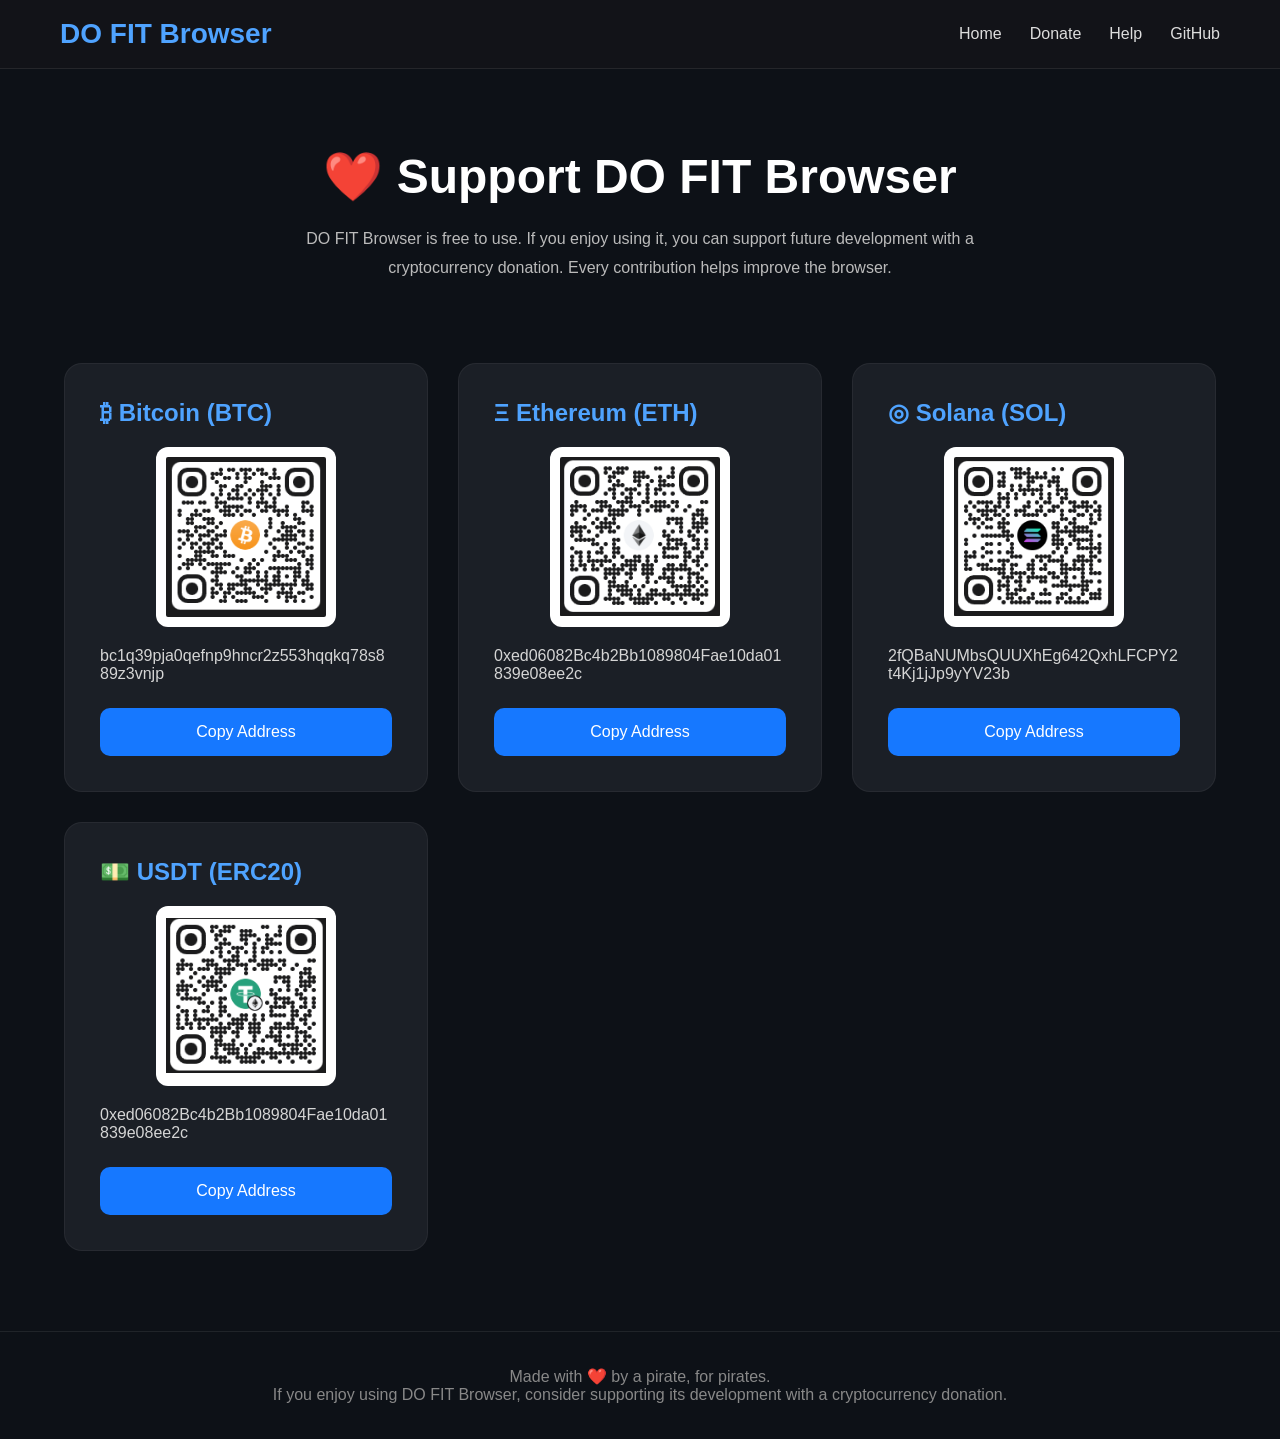
<file: donate.html>
<!DOCTYPE html>
<html lang="en">

<head>

    <meta charset="UTF-8">

    <meta name="viewport"
          content="width=device-width, initial-scale=1.0">

    <title>Support DO FIT Browser</title>

    <link rel="stylesheet"
          href="css/style.css">

</head>

<body>

<header class="navbar">

    <div class="logo">
        DO FIT Browser
    </div>

    <nav>

        <a href="index.html">Home</a>

        <a href="donate.html">Donate</a>

        <a href="help.html">Help</a>

        <a href="https://github.com/AKhaleelBaloch/DO-FIT-Browser"
           target="_blank">
            GitHub
        </a>

    </nav>

</header>


<section class="pageHeader">

    <h1>❤️ Support DO FIT Browser</h1>

    <p>
        DO FIT Browser is free to use.
        If you enjoy using it, you can support future development with a cryptocurrency donation.
        Every contribution helps improve the browser.
    </p>

</section>

<section class="donationGrid">

    <div class="donationCard">

        <h2>₿ Bitcoin (BTC)</h2>

        <img class="qrImage"
             src="images/qr/btc.png"
             alt="Bitcoin QR">

        <p id="btc">
            bc1q39pja0qefnp9hncr2z553hqqkq78s889z3vnjp
        </p>

        <button onclick="copyText('btc')">
            Copy Address
        </button>

    </div>

    <div class="donationCard">

        <h2>Ξ Ethereum (ETH)</h2>

        <img class="qrImage"
             src="images/qr/eth.png"
             alt="Ethereum QR">

        <p id="eth">
            0xed06082Bc4b2Bb1089804Fae10da01839e08ee2c
        </p>

        <button onclick="copyText('eth')">
            Copy Address
        </button>

    </div>

    <div class="donationCard">

        <h2>◎ Solana (SOL)</h2>

        <img class="qrImage"
             src="images/qr/sol.png"
             alt="Solana QR">

        <p id="sol">
            2fQBaNUMbsQUUXhEg642QxhLFCPY2t4Kj1jJp9yYV23b
        </p>

        <button onclick="copyText('sol')">
            Copy Address
        </button>

    </div>

    <div class="donationCard">

        <h2>💵 USDT (ERC20)</h2>

        <img class="qrImage"
             src="images/qr/usdt.png"
             alt="USDT QR">

        <p id="usdt">
            0xed06082Bc4b2Bb1089804Fae10da01839e08ee2c
        </p>

        <button onclick="copyText('usdt')">
            Copy Address
        </button>

    </div>

</section>

<footer>

   <p>
    Made with ❤️ by a pirate, for pirates. <br> 
    If you enjoy using DO FIT Browser, consider supporting its development with a cryptocurrency donation.
   </p>

</footer>

<script src="js/script.js"></script>

<div id="toast" class="toast">
    ✔ Copied to clipboard
</div>

</body>

</html>
</file>
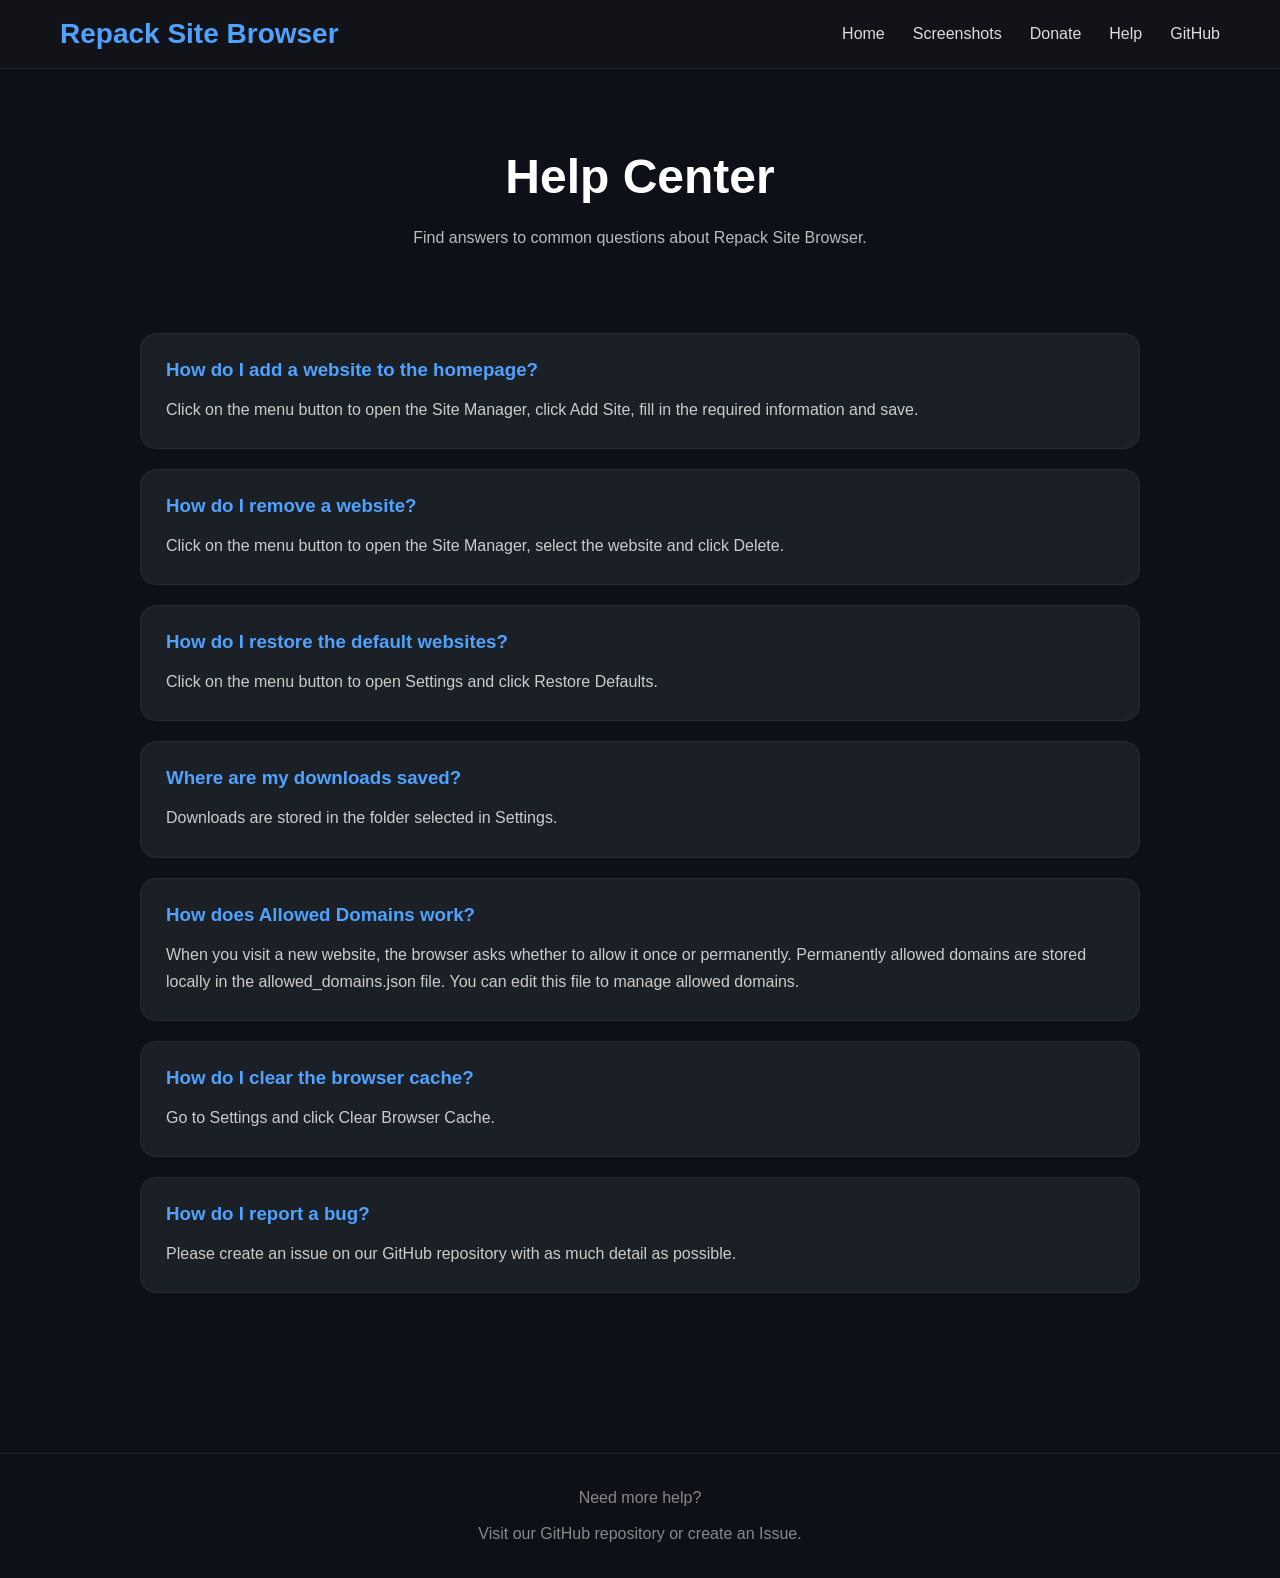
<file: help.html>
<!DOCTYPE html>
<html lang="en">

<head>

<meta charset="UTF-8">
<meta name="viewport" content="width=device-width, initial-scale=1.0">

<title>Repack Site Browser - Help</title>

<link rel="stylesheet" href="css/style.css">

</head>

<body>

<header class="navbar">

    <div class="logo">
        Repack Site Browser
    </div>

    <nav>

        <a href="index.html">Home</a>

        <a href="screenshots.html">Screenshots</a>

        <a href="donate.html">Donate</a>

        <a href="help.html">Help</a>

        <a href="https://github.com/AKhaleelBaloch/repack-browser-app" target="_blank">
            GitHub
        </a>

    </nav>

</header>

<section class="pageHeader">

    <h1>Help Center</h1>

    <p>
        Find answers to common questions about Repack Site Browser.
    </p>

</section>

<section class="faq">

<div class="faqItem">

<h3>How do I add a website to the homepage?</h3>

<p>
Click on the menu button to open the Site Manager, click Add Site, fill in the required information and save.
</p>

</div>

<div class="faqItem">

<h3>How do I remove a website?</h3>

<p>
Click on the menu button to open the Site Manager, select the website and click Delete.
</p>

</div>

<div class="faqItem">

<h3>How do I restore the default websites?</h3>

<p>
Click on the menu button to open Settings and click Restore Defaults.
</p>

</div>

<div class="faqItem">

<h3>Where are my downloads saved?</h3>

<p>
Downloads are stored in the folder selected in Settings.
</p>

</div>

<div class="faqItem">

<h3>How does Allowed Domains work?</h3>

<p>
When you visit a new website, the browser asks whether to allow it once or permanently. Permanently allowed domains are stored locally in the allowed_domains.json file. You can edit this file to manage allowed domains.
</p>

</div>

<div class="faqItem">

<h3>How do I clear the browser cache?</h3>

<p>
Go to Settings and click Clear Browser Cache.
</p>

</div>

<div class="faqItem">

<h3>How do I report a bug?</h3>

<p>
Please create an issue on our GitHub repository with as much detail as possible.
</p>

</div>

</section>

<footer>

Need more help?

<br><br>

Visit our GitHub repository or create an Issue.

</footer>

</body>

</html>
</file>
<file: css/style.css>
/* ===========================
   DO FIT Browser
   Windows 11 Fluent UI Theme
=========================== */

*{
    margin:0;
    padding:0;
    box-sizing:border-box;
}

html{
    scroll-behavior:smooth;
}

body{
    font-family:"Segoe UI",Arial,sans-serif;
    background:#0d1117;
    color:#fff;
    overflow-x:hidden;
}

/* Links */

a{
    color:inherit;
    text-decoration:none;
}

/* ===========================
   Navigation
=========================== */

.navbar{

    position:sticky;
    top:0;

    display:flex;
    justify-content:space-between;
    align-items:center;

    padding:18px 60px;

    background:rgba(20,20,25,.80);

    backdrop-filter:blur(20px);

    border-bottom:1px solid rgba(255,255,255,.08);

    z-index:999;
}

.logo{

    font-size:28px;
    font-weight:bold;

    color:#4fa3ff;
}

nav{

    display:flex;

    gap:28px;
}

nav a{

    transition:.25s;

    color:#ddd;
}

nav a:hover{

    color:#4fa3ff;
}

/* ===========================
   Hero
=========================== */

.hero{

    display:flex;

    align-items:center;

    justify-content:space-between;

    gap:80px;

    padding:90px 70px;

    background:
    radial-gradient(circle at top,#1b3b66 0%,#0d1117 70%);
}

.heroText{

    flex:1;
}

.heroText h1{

    font-size:60px;

    margin-bottom:20px;
}

.heroText p{

    font-size:20px;

    color:#bbbbbb;

    line-height:1.8;

    margin-bottom:40px;
}

.heroButtons{

    display:flex;

    gap:20px;

    flex-wrap:wrap;
}

.heroImage{

    flex:1;

    text-align:center;
}

.heroImage img{

    width:100%;

    max-width:700px;

    border-radius:18px;

    box-shadow:0 25px 60px rgba(0,0,0,.45);

    transition:.35s;
}

.heroImage img:hover{

    transform:scale(1.02);
}

/* ===========================
   Buttons
=========================== */

.downloadButton,
.githubButton,
.donateButton{

    display:inline-block;

    padding:16px 34px;

    border-radius:12px;

    font-weight:bold;

    transition:.3s;
}

.downloadButton{

    background:#1678ff;
}

.downloadButton:hover{

    background:#3390ff;

    transform:translateY(-3px);

    box-shadow:0 15px 40px rgba(0,120,255,.45);
}

.githubButton{

    background:#2a2d35;
}

.githubButton:hover{

    background:#3b82f6;
}

.donateButton{

    background:#ff4f87;
}

.donateButton:hover{

    background:#ff6ca0;
}

/* ===========================
   Section Title
=========================== */

.sectionTitle{

    text-align:center;

    font-size:42px;

    margin-bottom:60px;
}

/* ===========================
   Features
=========================== */

.features{

    padding:80px 60px;
}

.featureGrid{

    display:grid;

    grid-template-columns:repeat(auto-fit,minmax(300px,1fr));

    gap:30px;
}

.featureCard{

    background:#1b1f26;

    border-radius:18px;

    padding:35px;

    border:1px solid rgba(255,255,255,.05);

    transition:.35s;
}

.featureCard:hover{

    transform:translateY(-8px);

    border-color:#4fa3ff;

    box-shadow:0 18px 40px rgba(0,0,0,.35);
}

.icon{

    font-size:46px;

    margin-bottom:18px;
}

.featureCard h3{

    margin-bottom:14px;

    color:#4fa3ff;
}

.featureCard p{

    color:#c6c6c6;

    line-height:1.7;
}

/* ===========================
   Latest Release
=========================== */

.latestRelease{

    text-align:center;

    padding:80px 20px;
}

.latestRelease h2{

    color:#4fa3ff;

    margin-bottom:20px;
}

.latestRelease h1{

    font-size:54px;

    margin-bottom:20px;
}

.latestRelease p{

    color:#bcbcbc;

    margin-bottom:35px;
}

/* ===========================
   Footer
=========================== */

footer{

    margin-top:60px;

    padding:35px;

    text-align:center;

    border-top:1px solid rgba(255,255,255,.08);

    color:#888;
}

/* ===========================
   Responsive
=========================== */

@media(max-width:1100px){

.hero{

    flex-direction:column;

    text-align:center;

    padding:60px 30px;
}

.heroButtons{

    justify-content:center;
}

.navbar{

    flex-direction:column;

    gap:20px;

    padding:20px;
}

nav{

    flex-wrap:wrap;

    justify-content:center;
}

.heroText h1{

    font-size:42px;
}

.heroText p{

    font-size:18px;
}

.features{

    padding:50px 25px;
}

.sectionTitle{

    font-size:34px;
}

.latestRelease h1{

    font-size:38px;
}

.heroText h2{

    margin-bottom:20px;

    color:#4fa3ff;

    font-weight:500;

    font-size:28px;
}

}

/* ===========================
   Donate Page
=========================== */

.pageHeader{

    text-align:center;

    padding:80px 20px;
}

.pageHeader h1{

    font-size:48px;

    margin-bottom:20px;
}

.pageHeader p{

    max-width:700px;

    margin:auto;

    color:#bbbbbb;

    line-height:1.8;
}

.donationGrid{

    width:min(1200px,90%);

    margin:auto;

    display:grid;

    grid-template-columns:repeat(auto-fit,minmax(320px,1fr));

    gap:30px;

    margin-bottom:80px;
}

.donationCard{

    background:#1b1f26;

    padding:35px;

    border-radius:18px;

    border:1px solid rgba(255,255,255,.05);

    transition:.3s;
}

.donationCard:hover{

    transform:translateY(-8px);

    border-color:#4fa3ff;
}

.donationCard h2{

    margin-bottom:20px;

    color:#4fa3ff;
}

.donationCard p{

    word-break:break-all;

    margin-bottom:25px;

    color:#d5d5d5;
}

.donationCard button{

    width:100%;

    padding:15px;

    border:none;

    border-radius:10px;

    background:#1678ff;

    color:white;

    font-size:16px;

    cursor:pointer;

    transition:.25s;
}

.donationCard button:hover{

    background:#3390ff;
}


.qrImage{

    width:180px;

    height:180px;

    object-fit:contain;

    display:block;

    margin:20px auto;

    background:#ffffff;

    border-radius:12px;

    padding:10px;
}


/* ===========================
   Help Page
=========================== */

.faq{

    width:min(1000px,90%);

    margin:auto;

    padding-bottom:80px;
}

.faqItem{

    background:#1b1f26;

    margin-bottom:20px;

    padding:25px;

    border-radius:16px;

    border:1px solid rgba(255,255,255,.05);

    transition:.3s;
}

.faqItem:hover{

    border-color:#4fa3ff;

    transform:translateY(-3px);
}

.faqItem h3{

    color:#4fa3ff;

    margin-bottom:15px;
}

.faqItem p{

    color:#cccccc;

    line-height:1.7;
}

/* ===========================
   Toast Notification
=========================== */

.toast{

    position:fixed;

    right:25px;

    bottom:25px;

    background:#1b1f26;

    color:#fff;

    padding:15px 22px;

    border-radius:12px;

    border-left:4px solid #1678ff;

    box-shadow:0 10px 30px rgba(0,0,0,.35);

    font-size:15px;

    opacity:0;

    visibility:hidden;

    transform:translateY(30px);

    transition:.35s;

    z-index:9999;
}

.toast.show{

    opacity:1;

    visibility:visible;

    transform:translateY(0);
}
</file>
